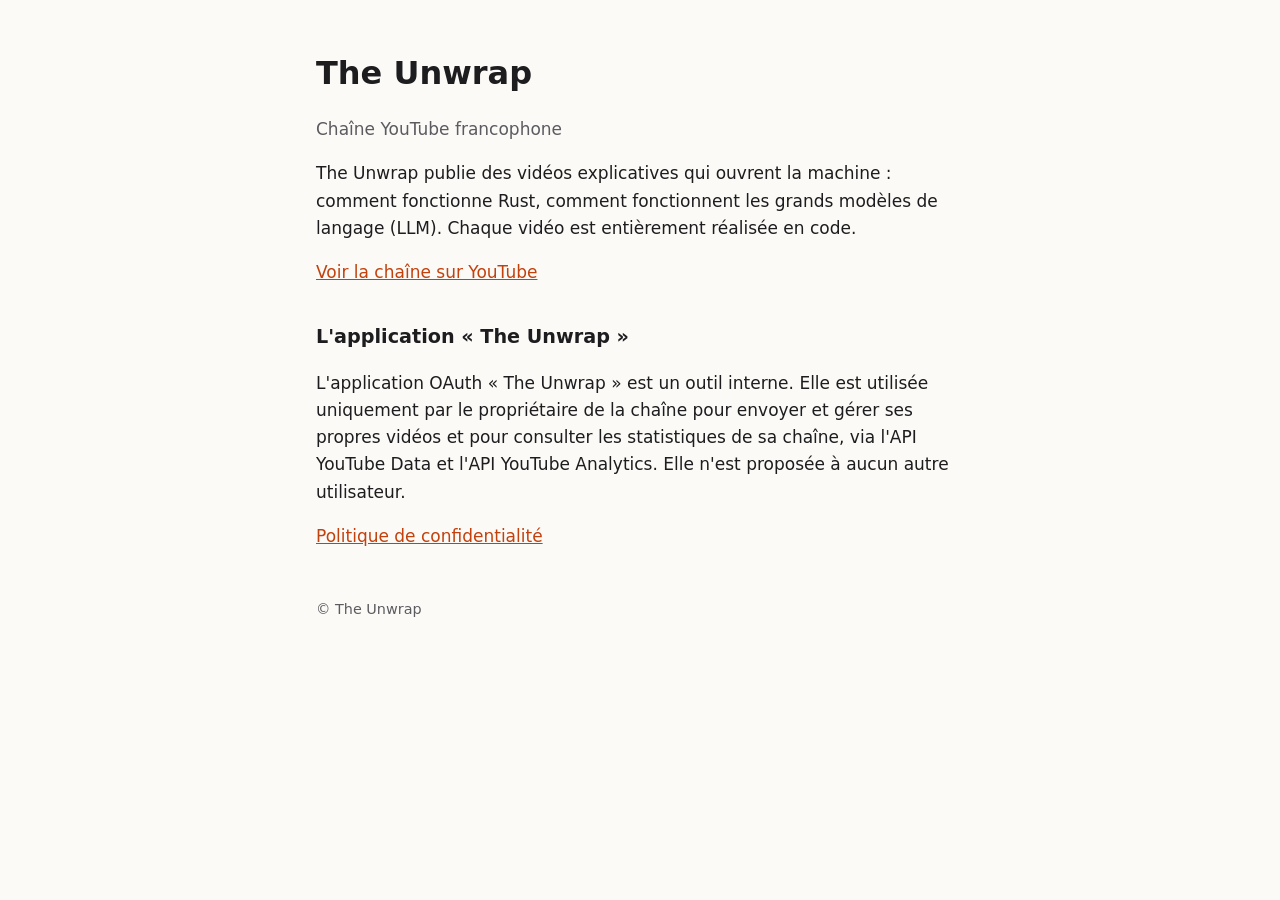
<file: index.html>
<!doctype html>
<html lang="fr">
<head>
<meta charset="utf-8">
<meta name="viewport" content="width=device-width, initial-scale=1">
<title>The Unwrap</title>
<meta name="description" content="The Unwrap, chaîne YouTube francophone de vidéos explicatives sur Rust et les LLM, entièrement réalisées en code.">
<link rel="stylesheet" href="style.css">
</head>
<body>
<main>
<h1>The Unwrap</h1>
<p class="muted">Chaîne YouTube francophone</p>
<p>The Unwrap publie des vidéos explicatives qui ouvrent la machine : comment fonctionne Rust, comment fonctionnent les grands modèles de langage (LLM). Chaque vidéo est entièrement réalisée en code.</p>
<p><a href="https://www.youtube.com/channel/UCZY05NfJfR-PNQTYOpkg94g">Voir la chaîne sur YouTube</a></p>

<h2>L'application « The Unwrap »</h2>
<p>L'application OAuth « The Unwrap » est un outil interne. Elle est utilisée uniquement par le propriétaire de la chaîne pour envoyer et gérer ses propres vidéos et pour consulter les statistiques de sa chaîne, via l'API YouTube Data et l'API YouTube Analytics. Elle n'est proposée à aucun autre utilisateur.</p>
<p><a href="privacy.html">Politique de confidentialité</a></p>

<footer>© The Unwrap</footer>
</main>
</body>
</html>
</file>
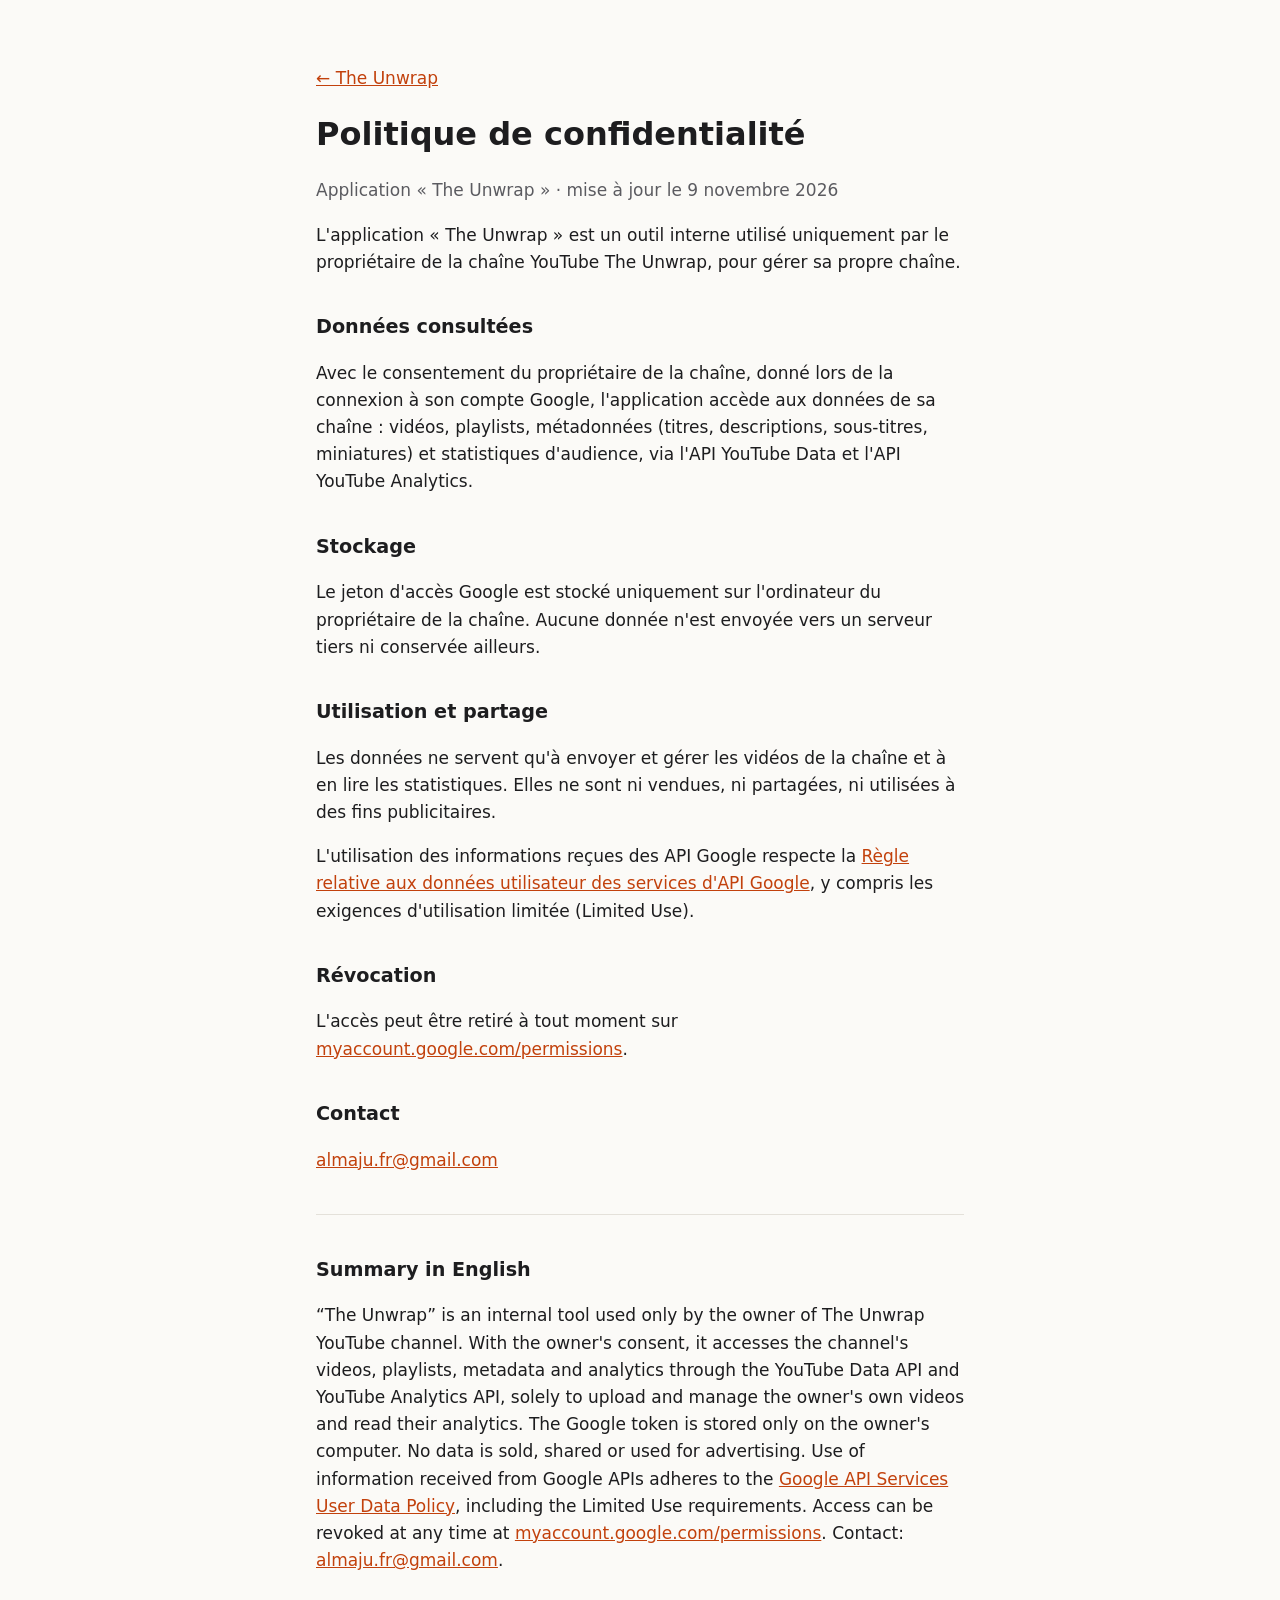
<file: privacy.html>
<!doctype html>
<html lang="fr">
<head>
<meta charset="utf-8">
<meta name="viewport" content="width=device-width, initial-scale=1">
<title>Politique de confidentialité</title>
<meta name="description" content="Politique de confidentialité de l'application The Unwrap.">
<link rel="stylesheet" href="style.css">
</head>
<body>
<main>
<p><a href="./">← The Unwrap</a></p>
<h1>Politique de confidentialité</h1>
<p class="muted">Application « The Unwrap » · mise à jour le 9 novembre 2026</p>

<p>L'application « The Unwrap » est un outil interne utilisé uniquement par le propriétaire de la chaîne YouTube The Unwrap, pour gérer sa propre chaîne.</p>

<h2>Données consultées</h2>
<p>Avec le consentement du propriétaire de la chaîne, donné lors de la connexion à son compte Google, l'application accède aux données de sa chaîne : vidéos, playlists, métadonnées (titres, descriptions, sous-titres, miniatures) et statistiques d'audience, via l'API YouTube Data et l'API YouTube Analytics.</p>

<h2>Stockage</h2>
<p>Le jeton d'accès Google est stocké uniquement sur l'ordinateur du propriétaire de la chaîne. Aucune donnée n'est envoyée vers un serveur tiers ni conservée ailleurs.</p>

<h2>Utilisation et partage</h2>
<p>Les données ne servent qu'à envoyer et gérer les vidéos de la chaîne et à en lire les statistiques. Elles ne sont ni vendues, ni partagées, ni utilisées à des fins publicitaires.</p>
<p>L'utilisation des informations reçues des API Google respecte la <a href="https://developers.google.com/terms/api-services-user-data-policy">Règle relative aux données utilisateur des services d'API Google</a>, y compris les exigences d'utilisation limitée (Limited Use).</p>

<h2>Révocation</h2>
<p>L'accès peut être retiré à tout moment sur <a href="https://myaccount.google.com/permissions">myaccount.google.com/permissions</a>.</p>

<h2>Contact</h2>
<p><a href="mailto:almaju.fr@gmail.com">almaju.fr@gmail.com</a></p>

<hr>

<h2 lang="en">Summary in English</h2>
<div lang="en">
<p>“The Unwrap” is an internal tool used only by the owner of The Unwrap YouTube channel. With the owner's consent, it accesses the channel's videos, playlists, metadata and analytics through the YouTube Data API and YouTube Analytics API, solely to upload and manage the owner's own videos and read their analytics. The Google token is stored only on the owner's computer. No data is sold, shared or used for advertising. Use of information received from Google APIs adheres to the <a href="https://developers.google.com/terms/api-services-user-data-policy">Google API Services User Data Policy</a>, including the Limited Use requirements. Access can be revoked at any time at <a href="https://myaccount.google.com/permissions">myaccount.google.com/permissions</a>. Contact: <a href="mailto:almaju.fr@gmail.com">almaju.fr@gmail.com</a>.</p>
</div>
</main>
</body>
</html>
</file>
<file: style.css>
:root{--bg:#fbfaf7;--fg:#1d1d1f;--muted:#5b5b60;--accent:#c2410c;--line:#e4e1da}
@media (prefers-color-scheme:dark){:root{--bg:#121214;--fg:#ececef;--muted:#a1a1a8;--accent:#fb923c;--line:#2a2a2e}}
*{box-sizing:border-box}
body{margin:0;background:var(--bg);color:var(--fg);font:17px/1.6 system-ui,-apple-system,"Segoe UI",sans-serif}
main{max-width:680px;margin:0 auto;padding:48px 16px 64px}
h1{font-size:2rem;margin:0 0 8px}h2{font-size:1.2rem;margin:36px 0 8px}
p,li{color:var(--fg)}.muted{color:var(--muted)}
a{color:var(--accent)}
hr{border:0;border-top:1px solid var(--line);margin:40px 0}
footer{margin-top:48px;font-size:.9rem;color:var(--muted)}
</file>
